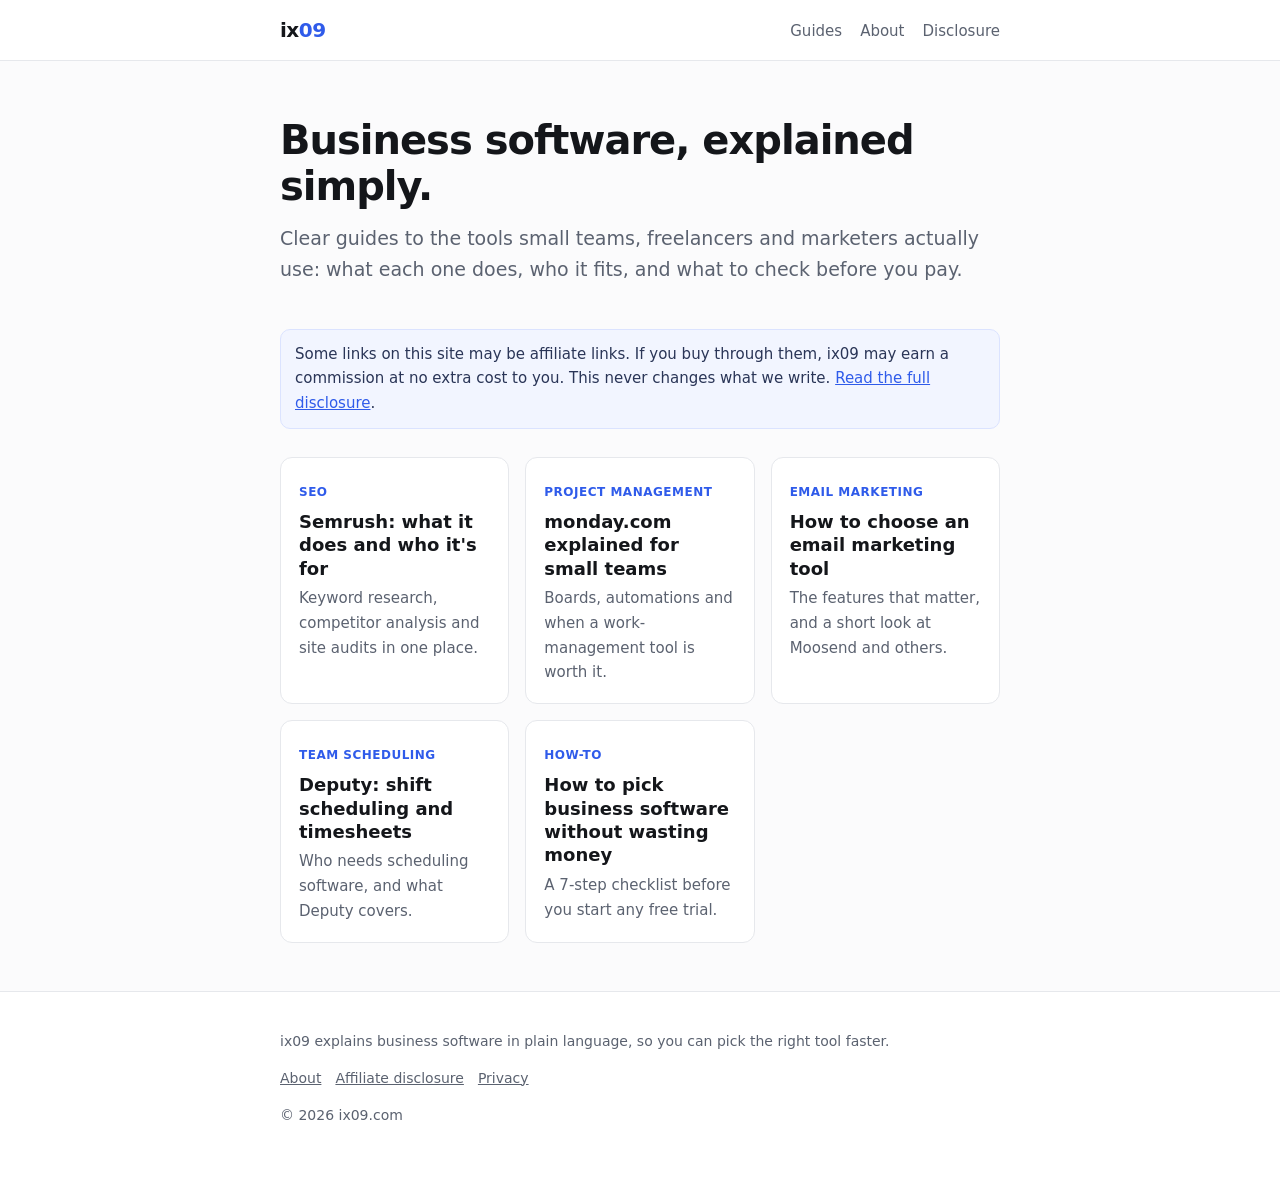
<file: index.html>
<!DOCTYPE html>
<html lang="en">
<head>
<meta charset="utf-8">
<meta name="viewport" content="width=device-width, initial-scale=1">
<title>ix09 — Business software, explained simply</title>
<meta name="description" content="Plain-language guides to SEO, project management, email marketing and team scheduling software.">
<link rel="stylesheet" href="style.css">
</head>
<body>
<header><div class="wrap">
<a class="logo" href="index.html">ix<span>09</span></a>
<nav><a href="index.html">Guides</a><a href="about.html">About</a><a href="disclosure.html">Disclosure</a></nav>
</div></header>
<main class="wrap">

<section class="hero">
<h1>Business software, explained simply.</h1>
<p>Clear guides to the tools small teams, freelancers and marketers actually use: what each one does, who it fits, and what to check before you pay.</p>
</section>
<p class="note">Some links on this site may be affiliate links. If you buy through them, ix09 may earn a commission at no extra cost to you. This never changes what we write. <a href="disclosure.html">Read the full disclosure</a>.</p>
<div class="grid">
<a class="card" href="semrush-guide.html"><small>SEO</small><h3>Semrush: what it does and who it's for</h3><p>Keyword research, competitor analysis and site audits in one place.</p></a>
<a class="card" href="monday-guide.html"><small>Project management</small><h3>monday.com explained for small teams</h3><p>Boards, automations and when a work-management tool is worth it.</p></a>
<a class="card" href="email-marketing-tools.html"><small>Email marketing</small><h3>How to choose an email marketing tool</h3><p>The features that matter, and a short look at Moosend and others.</p></a>
<a class="card" href="deputy-guide.html"><small>Team scheduling</small><h3>Deputy: shift scheduling and timesheets</h3><p>Who needs scheduling software, and what Deputy covers.</p></a>
<a class="card" href="choose-business-software.html"><small>How-to</small><h3>How to pick business software without wasting money</h3><p>A 7-step checklist before you start any free trial.</p></a>
</div>

</main>
<footer><div class="wrap">
<p>ix09 explains business software in plain language, so you can pick the right tool faster.</p>
<p><a href="about.html">About</a><a href="disclosure.html">Affiliate disclosure</a><a href="privacy.html">Privacy</a></p>
<p>&copy; 2026 ix09.com</p>
</div></footer>
</body>
</html>
</file>
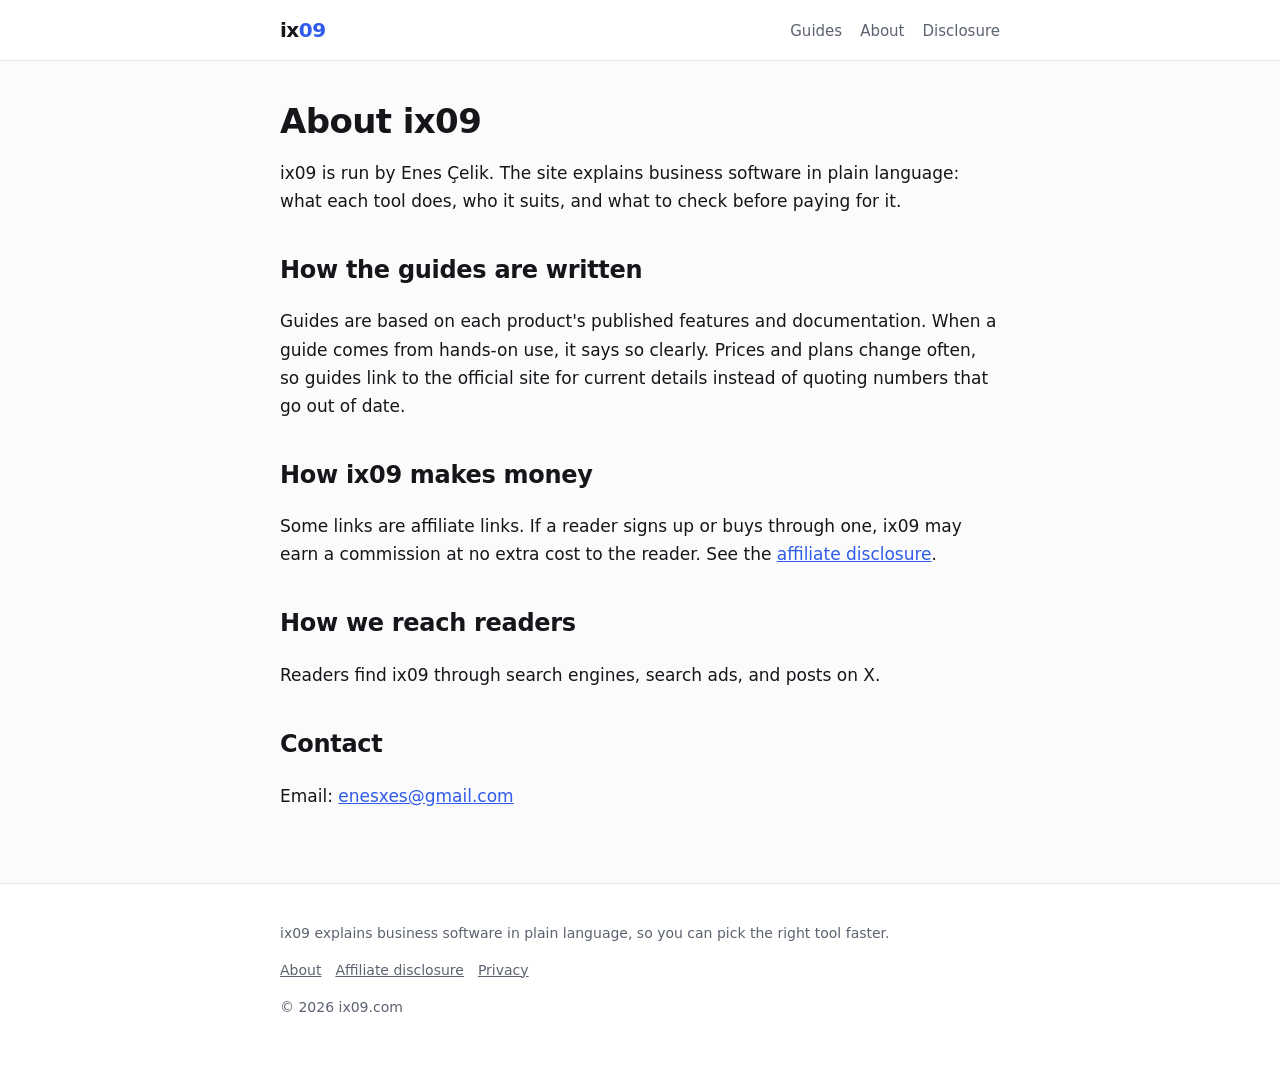
<file: about.html>
<!DOCTYPE html>
<html lang="en">
<head>
<meta charset="utf-8">
<meta name="viewport" content="width=device-width, initial-scale=1">
<title>About ix09</title>
<meta name="description" content="Who runs ix09 and how the site makes money.">
<link rel="stylesheet" href="style.css">
</head>
<body>
<header><div class="wrap">
<a class="logo" href="index.html">ix<span>09</span></a>
<nav><a href="index.html">Guides</a><a href="about.html">About</a><a href="disclosure.html">Disclosure</a></nav>
</div></header>
<main class="wrap">

<article>
<h1>About ix09</h1>
<p>ix09 is run by Enes Çelik. The site explains business software in plain language: what each tool does, who it suits, and what to check before paying for it.</p>
<h2>How the guides are written</h2>
<p>Guides are based on each product's published features and documentation. When a guide comes from hands-on use, it says so clearly. Prices and plans change often, so guides link to the official site for current details instead of quoting numbers that go out of date.</p>
<h2>How ix09 makes money</h2>
<p>Some links are affiliate links. If a reader signs up or buys through one, ix09 may earn a commission at no extra cost to the reader. See the <a href="disclosure.html">affiliate disclosure</a>.</p>
<h2>How we reach readers</h2>
<p>Readers find ix09 through search engines, search ads, and posts on X.</p>
<h2>Contact</h2>
<p>Email: <a href="mailto:enesxes@gmail.com">enesxes@gmail.com</a></p>
</article>

</main>
<footer><div class="wrap">
<p>ix09 explains business software in plain language, so you can pick the right tool faster.</p>
<p><a href="about.html">About</a><a href="disclosure.html">Affiliate disclosure</a><a href="privacy.html">Privacy</a></p>
<p>&copy; 2026 ix09.com</p>
</div></footer>
</body>
</html>
</file>
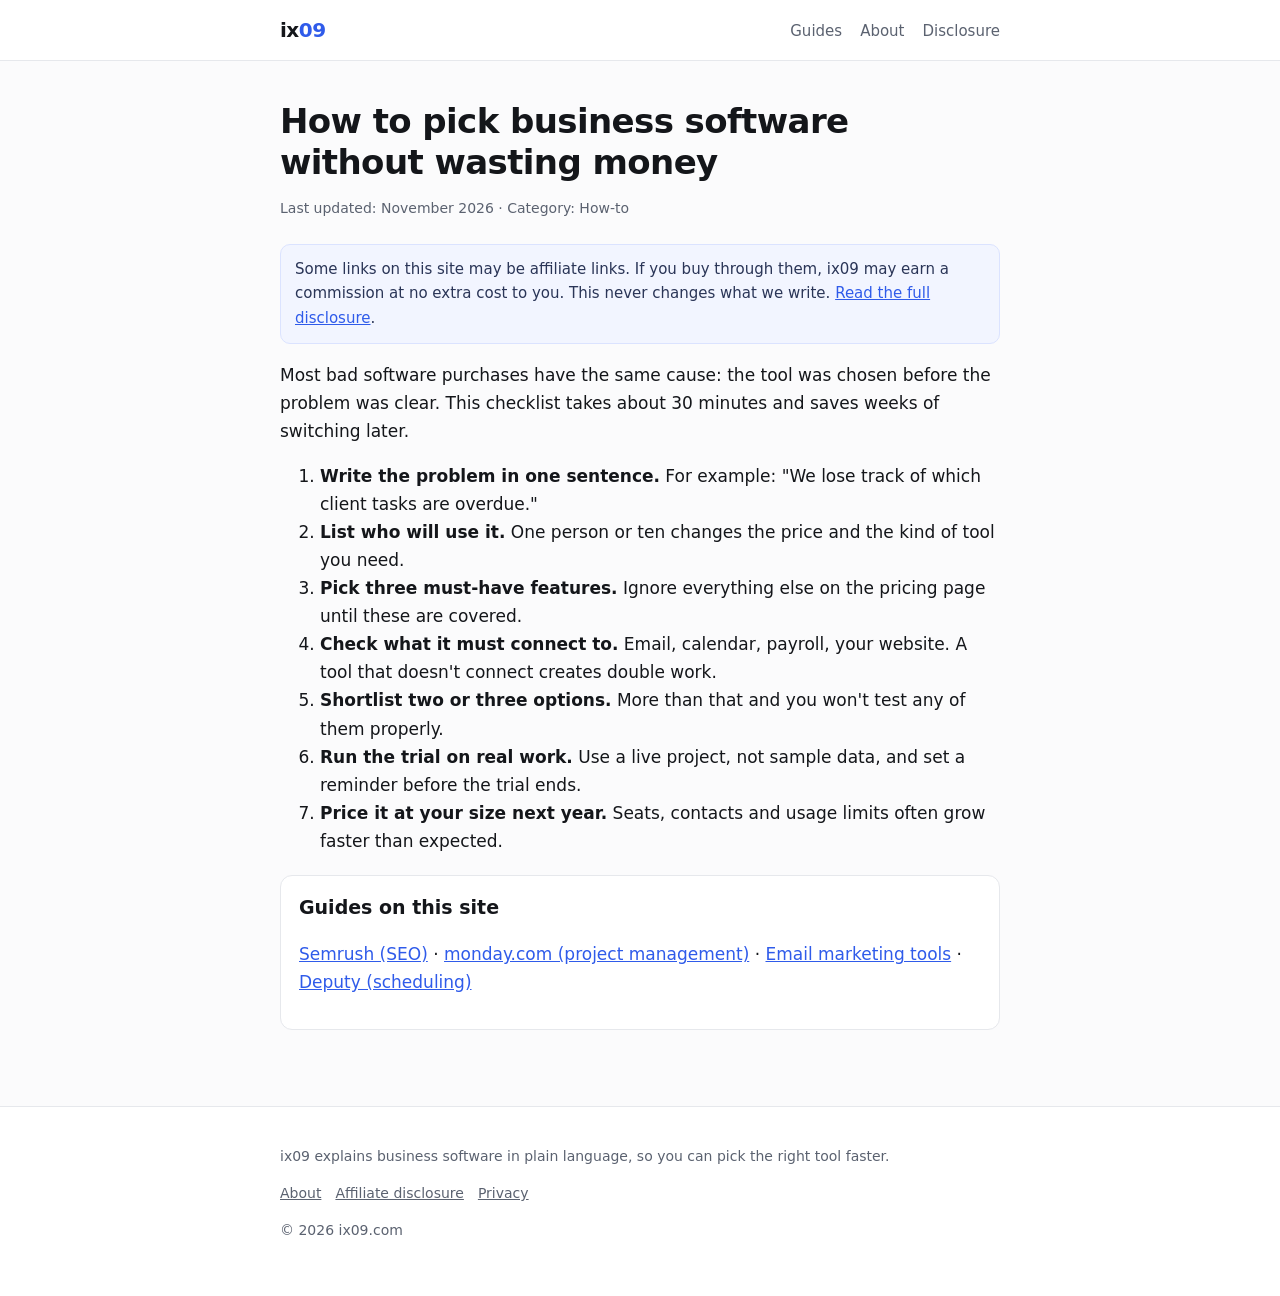
<file: choose-business-software.html>
<!DOCTYPE html>
<html lang="en">
<head>
<meta charset="utf-8">
<meta name="viewport" content="width=device-width, initial-scale=1">
<title>How to pick business software without wasting money — ix09</title>
<meta name="description" content="A 7-step checklist to run before starting any software free trial.">
<link rel="stylesheet" href="style.css">
</head>
<body>
<header><div class="wrap">
<a class="logo" href="index.html">ix<span>09</span></a>
<nav><a href="index.html">Guides</a><a href="about.html">About</a><a href="disclosure.html">Disclosure</a></nav>
</div></header>
<main class="wrap">

<article>
<h1>How to pick business software without wasting money</h1>
<p class="meta">Last updated: November 2026 · Category: How-to</p>
<p class="note">Some links on this site may be affiliate links. If you buy through them, ix09 may earn a commission at no extra cost to you. This never changes what we write. <a href="disclosure.html">Read the full disclosure</a>.</p>
<p>Most bad software purchases have the same cause: the tool was chosen before the problem was clear. This checklist takes about 30 minutes and saves weeks of switching later.</p>
<ol>
<li><strong>Write the problem in one sentence.</strong> For example: "We lose track of which client tasks are overdue."</li>
<li><strong>List who will use it.</strong> One person or ten changes the price and the kind of tool you need.</li>
<li><strong>Pick three must-have features.</strong> Ignore everything else on the pricing page until these are covered.</li>
<li><strong>Check what it must connect to.</strong> Email, calendar, payroll, your website. A tool that doesn't connect creates double work.</li>
<li><strong>Shortlist two or three options.</strong> More than that and you won't test any of them properly.</li>
<li><strong>Run the trial on real work.</strong> Use a live project, not sample data, and set a reminder before the trial ends.</li>
<li><strong>Price it at your size next year.</strong> Seats, contacts and usage limits often grow faster than expected.</li>
</ol>
<div class="box">
<h3>Guides on this site</h3>
<p><a href="semrush-guide.html">Semrush (SEO)</a> · <a href="monday-guide.html">monday.com (project management)</a> · <a href="email-marketing-tools.html">Email marketing tools</a> · <a href="deputy-guide.html">Deputy (scheduling)</a></p>
</div>
</article>

</main>
<footer><div class="wrap">
<p>ix09 explains business software in plain language, so you can pick the right tool faster.</p>
<p><a href="about.html">About</a><a href="disclosure.html">Affiliate disclosure</a><a href="privacy.html">Privacy</a></p>
<p>&copy; 2026 ix09.com</p>
</div></footer>
</body>
</html>
</file>
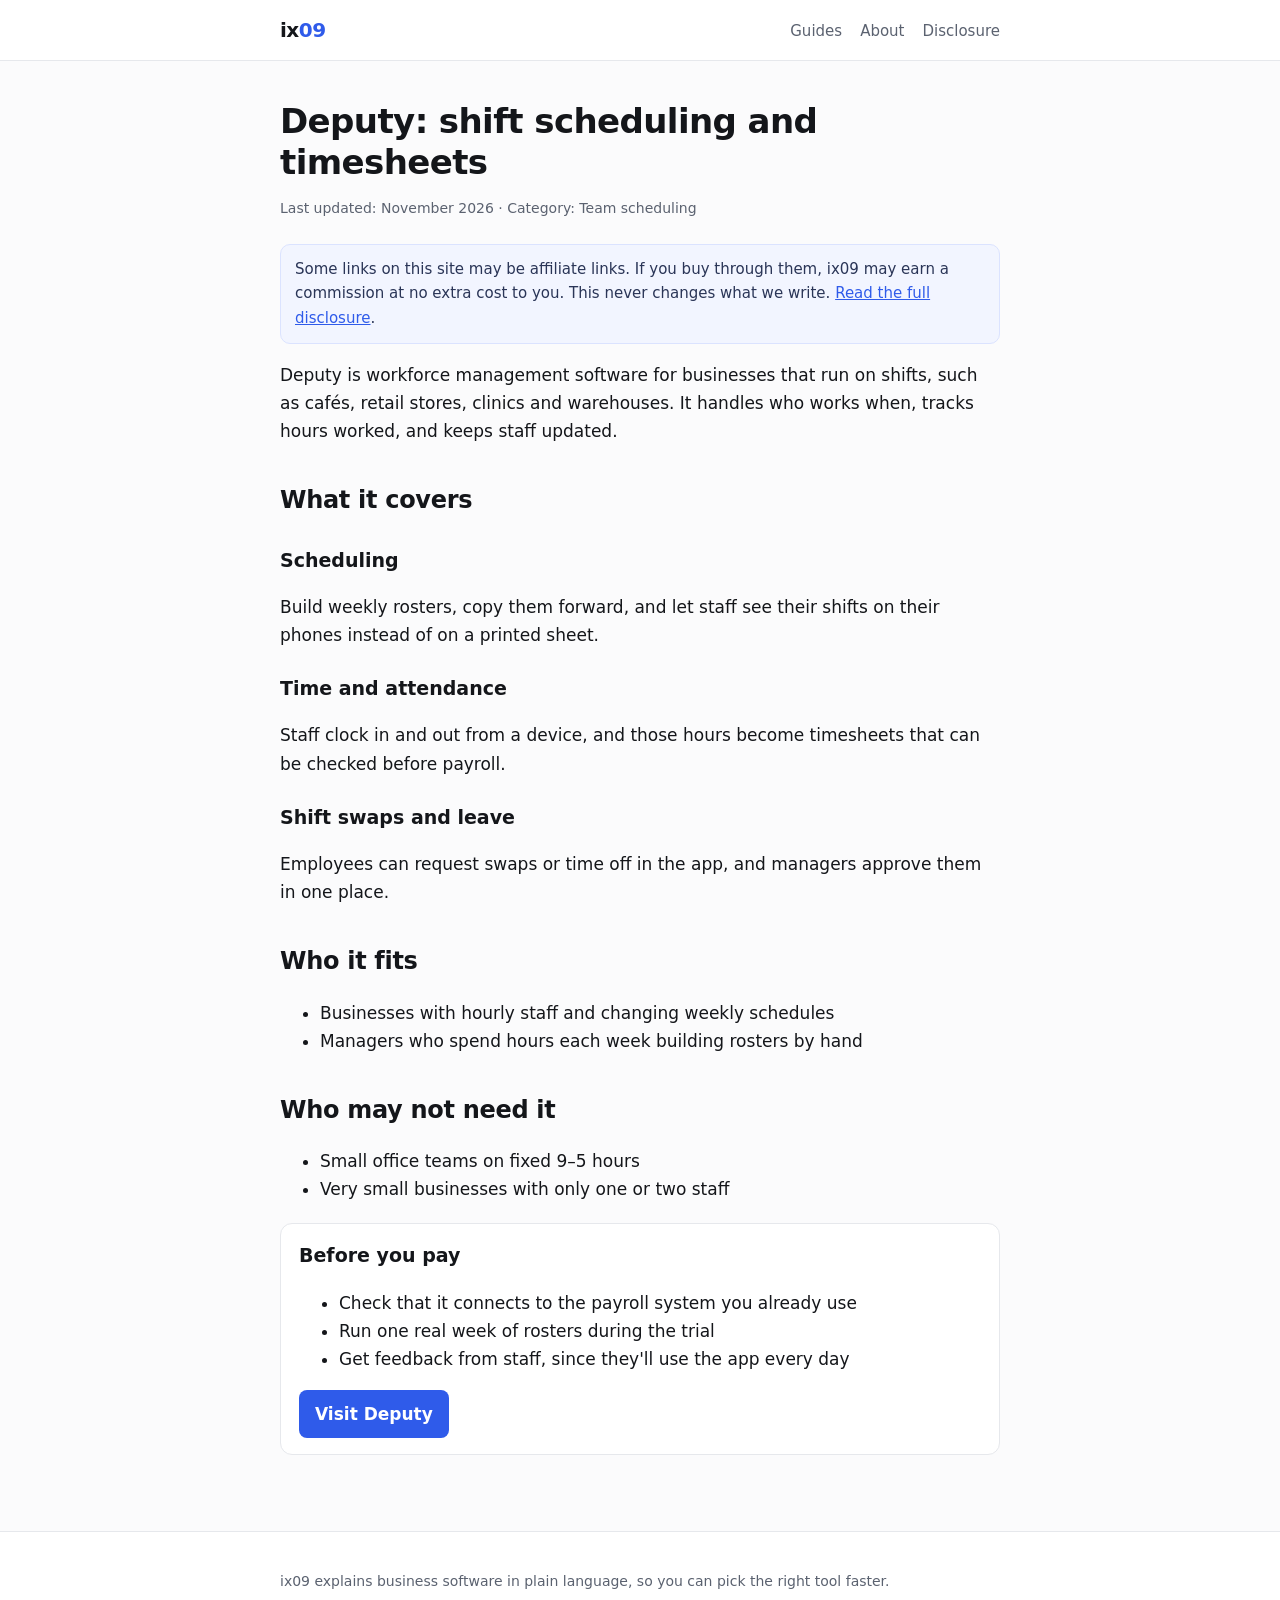
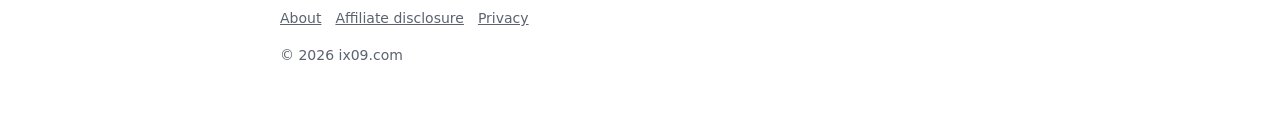
<file: deputy-guide.html>
<!DOCTYPE html>
<html lang="en">
<head>
<meta charset="utf-8">
<meta name="viewport" content="width=device-width, initial-scale=1">
<title>Deputy: shift scheduling and timesheets — ix09</title>
<meta name="description" content="Who needs employee scheduling software, and what Deputy covers: rosters, time tracking and team communication.">
<link rel="stylesheet" href="style.css">
</head>
<body>
<header><div class="wrap">
<a class="logo" href="index.html">ix<span>09</span></a>
<nav><a href="index.html">Guides</a><a href="about.html">About</a><a href="disclosure.html">Disclosure</a></nav>
</div></header>
<main class="wrap">

<article>
<h1>Deputy: shift scheduling and timesheets</h1>
<p class="meta">Last updated: November 2026 · Category: Team scheduling</p>
<p class="note">Some links on this site may be affiliate links. If you buy through them, ix09 may earn a commission at no extra cost to you. This never changes what we write. <a href="disclosure.html">Read the full disclosure</a>.</p>
<p>Deputy is workforce management software for businesses that run on shifts, such as cafés, retail stores, clinics and warehouses. It handles who works when, tracks hours worked, and keeps staff updated.</p>

<h2>What it covers</h2>
<h3>Scheduling</h3>
<p>Build weekly rosters, copy them forward, and let staff see their shifts on their phones instead of on a printed sheet.</p>
<h3>Time and attendance</h3>
<p>Staff clock in and out from a device, and those hours become timesheets that can be checked before payroll.</p>
<h3>Shift swaps and leave</h3>
<p>Employees can request swaps or time off in the app, and managers approve them in one place.</p>

<h2>Who it fits</h2>
<ul>
<li>Businesses with hourly staff and changing weekly schedules</li>
<li>Managers who spend hours each week building rosters by hand</li>
</ul>
<h2>Who may not need it</h2>
<ul>
<li>Small office teams on fixed 9–5 hours</li>
<li>Very small businesses with only one or two staff</li>
</ul>

<div class="box">
<h3>Before you pay</h3>
<ul>
<li>Check that it connects to the payroll system you already use</li>
<li>Run one real week of rosters during the trial</li>
<li>Get feedback from staff, since they'll use the app every day</li>
</ul>
<a class="btn" href="https://www.deputy.com/" rel="nofollow sponsored noopener" target="_blank">Visit Deputy</a>
</div>
</article>

</main>
<footer><div class="wrap">
<p>ix09 explains business software in plain language, so you can pick the right tool faster.</p>
<p><a href="about.html">About</a><a href="disclosure.html">Affiliate disclosure</a><a href="privacy.html">Privacy</a></p>
<p>&copy; 2026 ix09.com</p>
</div></footer>
</body>
</html>
</file>
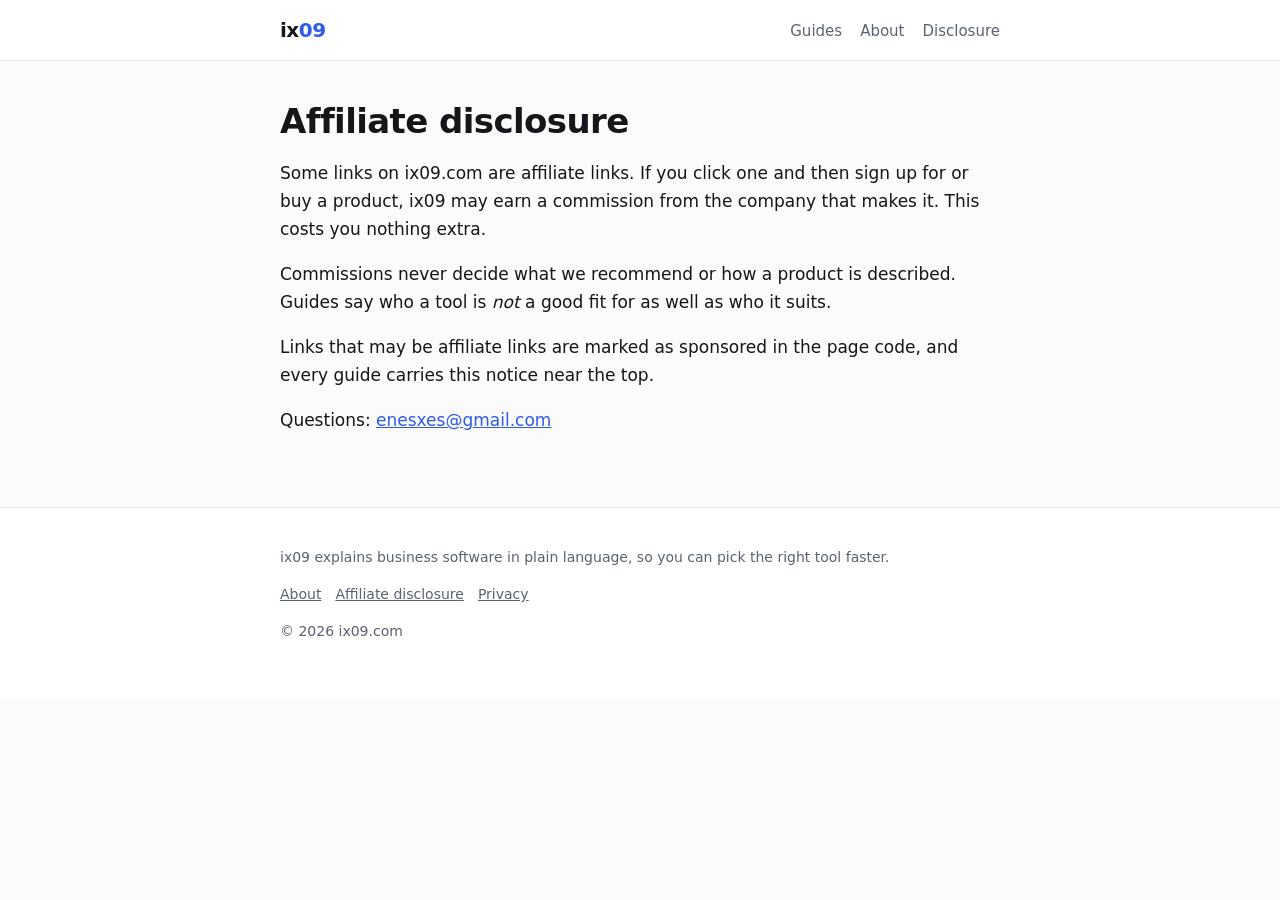
<file: disclosure.html>
<!DOCTYPE html>
<html lang="en">
<head>
<meta charset="utf-8">
<meta name="viewport" content="width=device-width, initial-scale=1">
<title>Affiliate disclosure — ix09</title>
<meta name="description" content="How affiliate links work on ix09.">
<link rel="stylesheet" href="style.css">
</head>
<body>
<header><div class="wrap">
<a class="logo" href="index.html">ix<span>09</span></a>
<nav><a href="index.html">Guides</a><a href="about.html">About</a><a href="disclosure.html">Disclosure</a></nav>
</div></header>
<main class="wrap">

<article>
<h1>Affiliate disclosure</h1>
<p>Some links on ix09.com are affiliate links. If you click one and then sign up for or buy a product, ix09 may earn a commission from the company that makes it. This costs you nothing extra.</p>
<p>Commissions never decide what we recommend or how a product is described. Guides say who a tool is <em>not</em> a good fit for as well as who it suits.</p>
<p>Links that may be affiliate links are marked as sponsored in the page code, and every guide carries this notice near the top.</p>
<p>Questions: <a href="mailto:enesxes@gmail.com">enesxes@gmail.com</a></p>
</article>

</main>
<footer><div class="wrap">
<p>ix09 explains business software in plain language, so you can pick the right tool faster.</p>
<p><a href="about.html">About</a><a href="disclosure.html">Affiliate disclosure</a><a href="privacy.html">Privacy</a></p>
<p>&copy; 2026 ix09.com</p>
</div></footer>
</body>
</html>
</file>
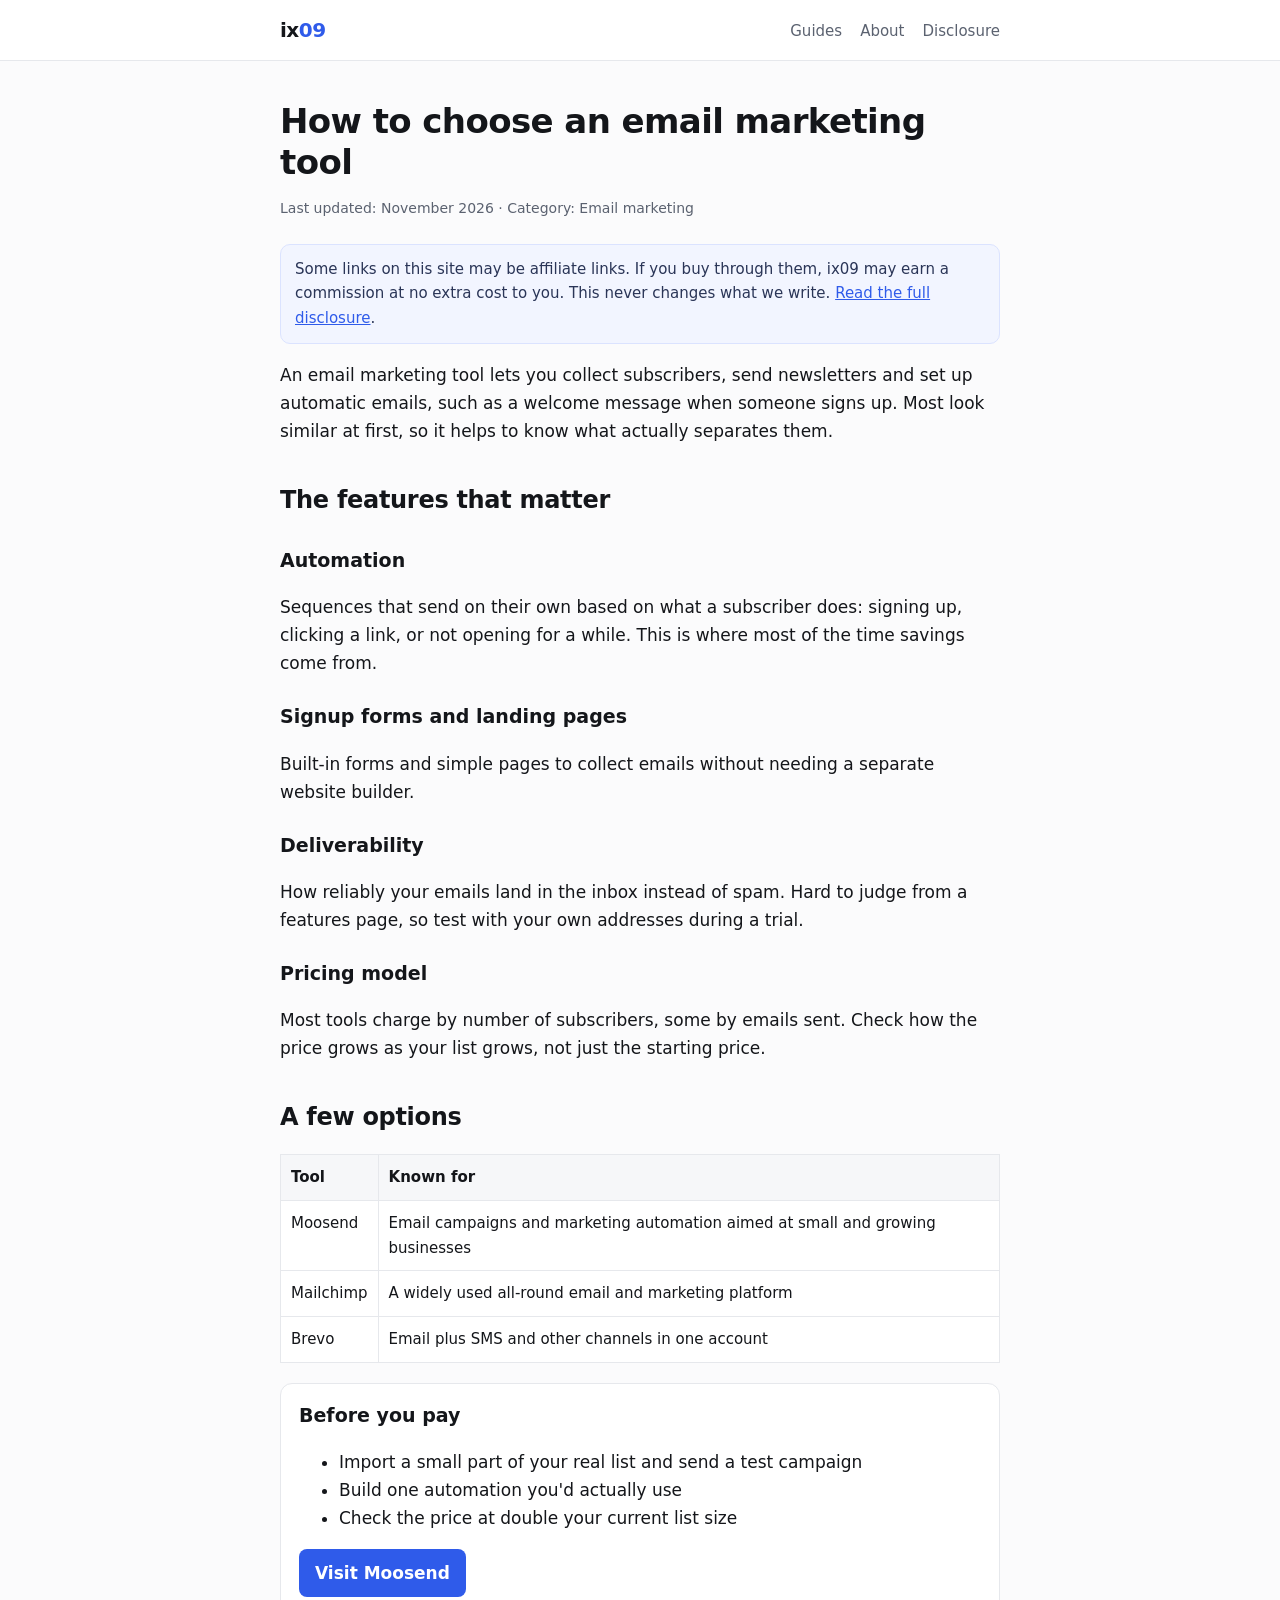
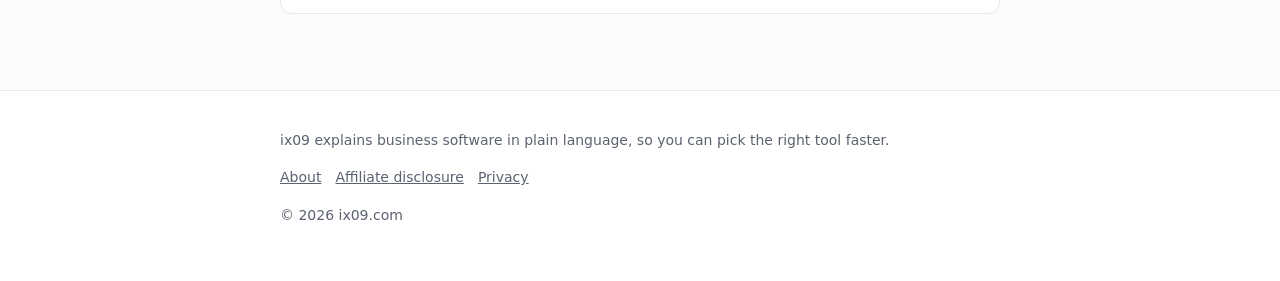
<file: email-marketing-tools.html>
<!DOCTYPE html>
<html lang="en">
<head>
<meta charset="utf-8">
<meta name="viewport" content="width=device-width, initial-scale=1">
<title>How to choose an email marketing tool — ix09</title>
<meta name="description" content="The email marketing features that matter for small businesses, plus a short look at Moosend and other options.">
<link rel="stylesheet" href="style.css">
</head>
<body>
<header><div class="wrap">
<a class="logo" href="index.html">ix<span>09</span></a>
<nav><a href="index.html">Guides</a><a href="about.html">About</a><a href="disclosure.html">Disclosure</a></nav>
</div></header>
<main class="wrap">

<article>
<h1>How to choose an email marketing tool</h1>
<p class="meta">Last updated: November 2026 · Category: Email marketing</p>
<p class="note">Some links on this site may be affiliate links. If you buy through them, ix09 may earn a commission at no extra cost to you. This never changes what we write. <a href="disclosure.html">Read the full disclosure</a>.</p>
<p>An email marketing tool lets you collect subscribers, send newsletters and set up automatic emails, such as a welcome message when someone signs up. Most look similar at first, so it helps to know what actually separates them.</p>

<h2>The features that matter</h2>
<h3>Automation</h3>
<p>Sequences that send on their own based on what a subscriber does: signing up, clicking a link, or not opening for a while. This is where most of the time savings come from.</p>
<h3>Signup forms and landing pages</h3>
<p>Built-in forms and simple pages to collect emails without needing a separate website builder.</p>
<h3>Deliverability</h3>
<p>How reliably your emails land in the inbox instead of spam. Hard to judge from a features page, so test with your own addresses during a trial.</p>
<h3>Pricing model</h3>
<p>Most tools charge by number of subscribers, some by emails sent. Check how the price grows as your list grows, not just the starting price.</p>

<h2>A few options</h2>
<table>
<tr><th>Tool</th><th>Known for</th></tr>
<tr><td>Moosend</td><td>Email campaigns and marketing automation aimed at small and growing businesses</td></tr>
<tr><td>Mailchimp</td><td>A widely used all-round email and marketing platform</td></tr>
<tr><td>Brevo</td><td>Email plus SMS and other channels in one account</td></tr>
</table>

<div class="box">
<h3>Before you pay</h3>
<ul>
<li>Import a small part of your real list and send a test campaign</li>
<li>Build one automation you'd actually use</li>
<li>Check the price at double your current list size</li>
</ul>
<a class="btn" href="https://moosend.com/" rel="nofollow sponsored noopener" target="_blank">Visit Moosend</a>
</div>
</article>

</main>
<footer><div class="wrap">
<p>ix09 explains business software in plain language, so you can pick the right tool faster.</p>
<p><a href="about.html">About</a><a href="disclosure.html">Affiliate disclosure</a><a href="privacy.html">Privacy</a></p>
<p>&copy; 2026 ix09.com</p>
</div></footer>
</body>
</html>
</file>
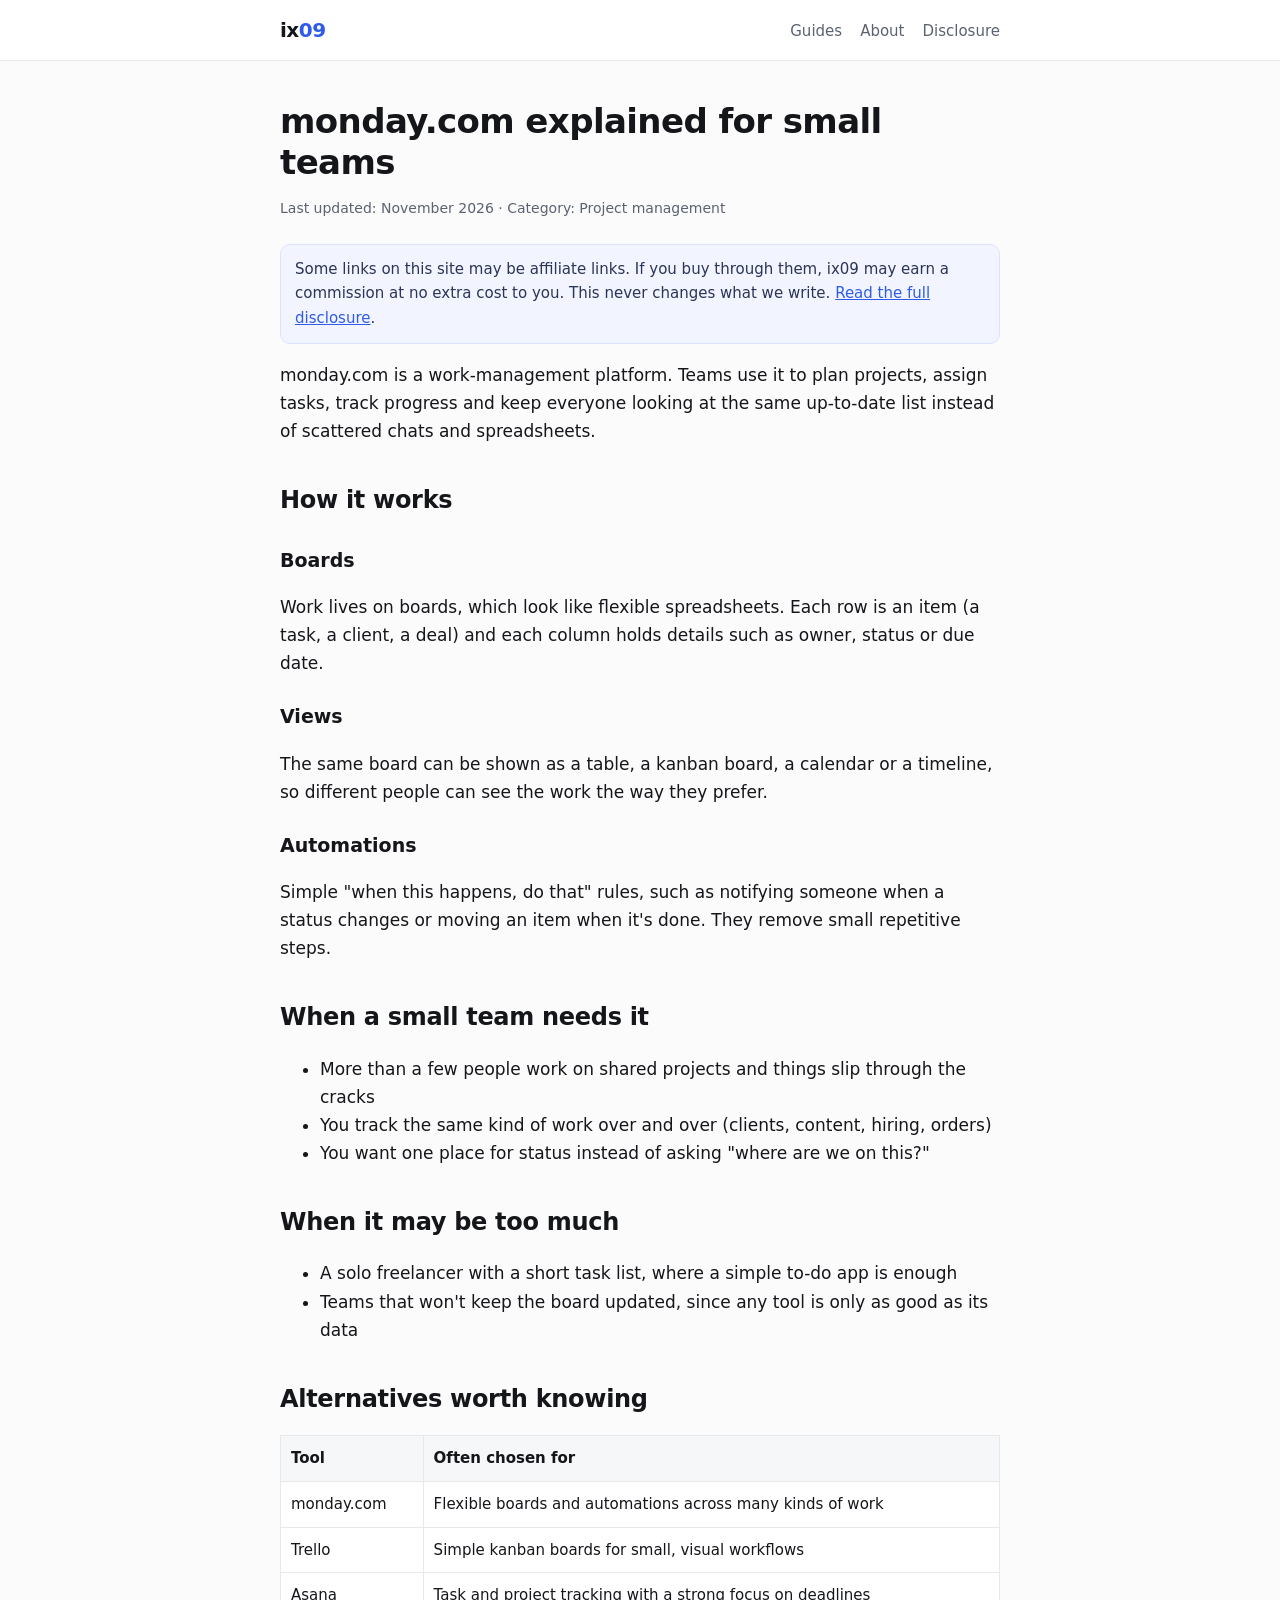
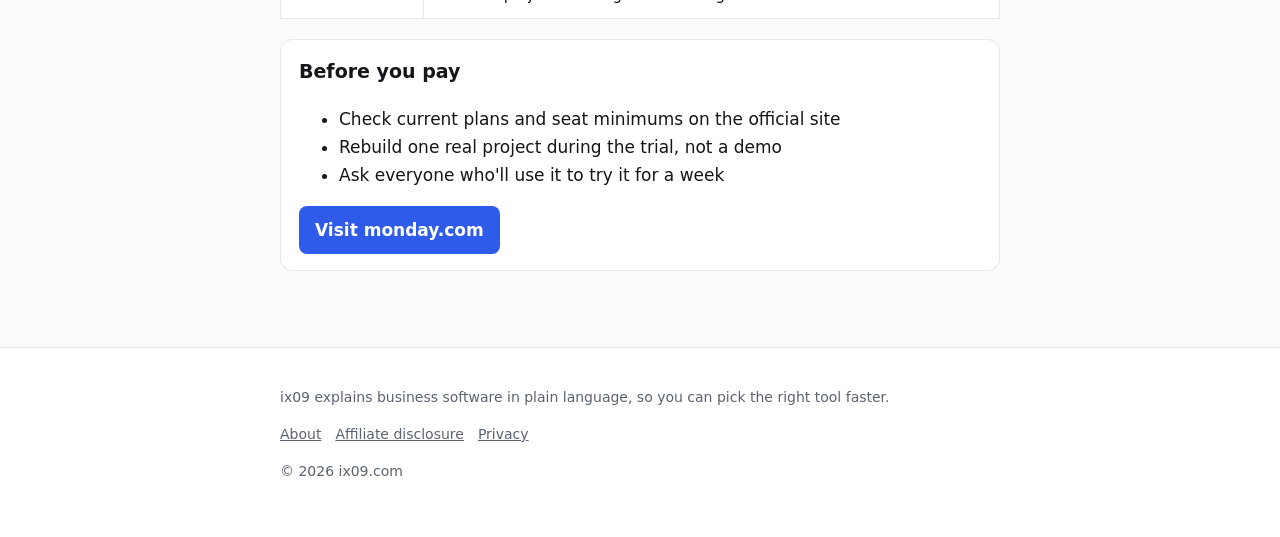
<file: monday-guide.html>
<!DOCTYPE html>
<html lang="en">
<head>
<meta charset="utf-8">
<meta name="viewport" content="width=device-width, initial-scale=1">
<title>monday.com explained for small teams — ix09</title>
<meta name="description" content="What monday.com does, how boards and automations work, and when a small team actually needs it.">
<link rel="stylesheet" href="style.css">
</head>
<body>
<header><div class="wrap">
<a class="logo" href="index.html">ix<span>09</span></a>
<nav><a href="index.html">Guides</a><a href="about.html">About</a><a href="disclosure.html">Disclosure</a></nav>
</div></header>
<main class="wrap">

<article>
<h1>monday.com explained for small teams</h1>
<p class="meta">Last updated: November 2026 · Category: Project management</p>
<p class="note">Some links on this site may be affiliate links. If you buy through them, ix09 may earn a commission at no extra cost to you. This never changes what we write. <a href="disclosure.html">Read the full disclosure</a>.</p>
<p>monday.com is a work-management platform. Teams use it to plan projects, assign tasks, track progress and keep everyone looking at the same up-to-date list instead of scattered chats and spreadsheets.</p>

<h2>How it works</h2>
<h3>Boards</h3>
<p>Work lives on boards, which look like flexible spreadsheets. Each row is an item (a task, a client, a deal) and each column holds details such as owner, status or due date.</p>
<h3>Views</h3>
<p>The same board can be shown as a table, a kanban board, a calendar or a timeline, so different people can see the work the way they prefer.</p>
<h3>Automations</h3>
<p>Simple "when this happens, do that" rules, such as notifying someone when a status changes or moving an item when it's done. They remove small repetitive steps.</p>

<h2>When a small team needs it</h2>
<ul>
<li>More than a few people work on shared projects and things slip through the cracks</li>
<li>You track the same kind of work over and over (clients, content, hiring, orders)</li>
<li>You want one place for status instead of asking "where are we on this?"</li>
</ul>
<h2>When it may be too much</h2>
<ul>
<li>A solo freelancer with a short task list, where a simple to-do app is enough</li>
<li>Teams that won't keep the board updated, since any tool is only as good as its data</li>
</ul>

<h2>Alternatives worth knowing</h2>
<table>
<tr><th>Tool</th><th>Often chosen for</th></tr>
<tr><td>monday.com</td><td>Flexible boards and automations across many kinds of work</td></tr>
<tr><td>Trello</td><td>Simple kanban boards for small, visual workflows</td></tr>
<tr><td>Asana</td><td>Task and project tracking with a strong focus on deadlines</td></tr>
</table>

<div class="box">
<h3>Before you pay</h3>
<ul>
<li>Check current plans and seat minimums on the official site</li>
<li>Rebuild one real project during the trial, not a demo</li>
<li>Ask everyone who'll use it to try it for a week</li>
</ul>
<a class="btn" href="https://monday.com/" rel="nofollow sponsored noopener" target="_blank">Visit monday.com</a>
</div>
</article>

</main>
<footer><div class="wrap">
<p>ix09 explains business software in plain language, so you can pick the right tool faster.</p>
<p><a href="about.html">About</a><a href="disclosure.html">Affiliate disclosure</a><a href="privacy.html">Privacy</a></p>
<p>&copy; 2026 ix09.com</p>
</div></footer>
</body>
</html>
</file>
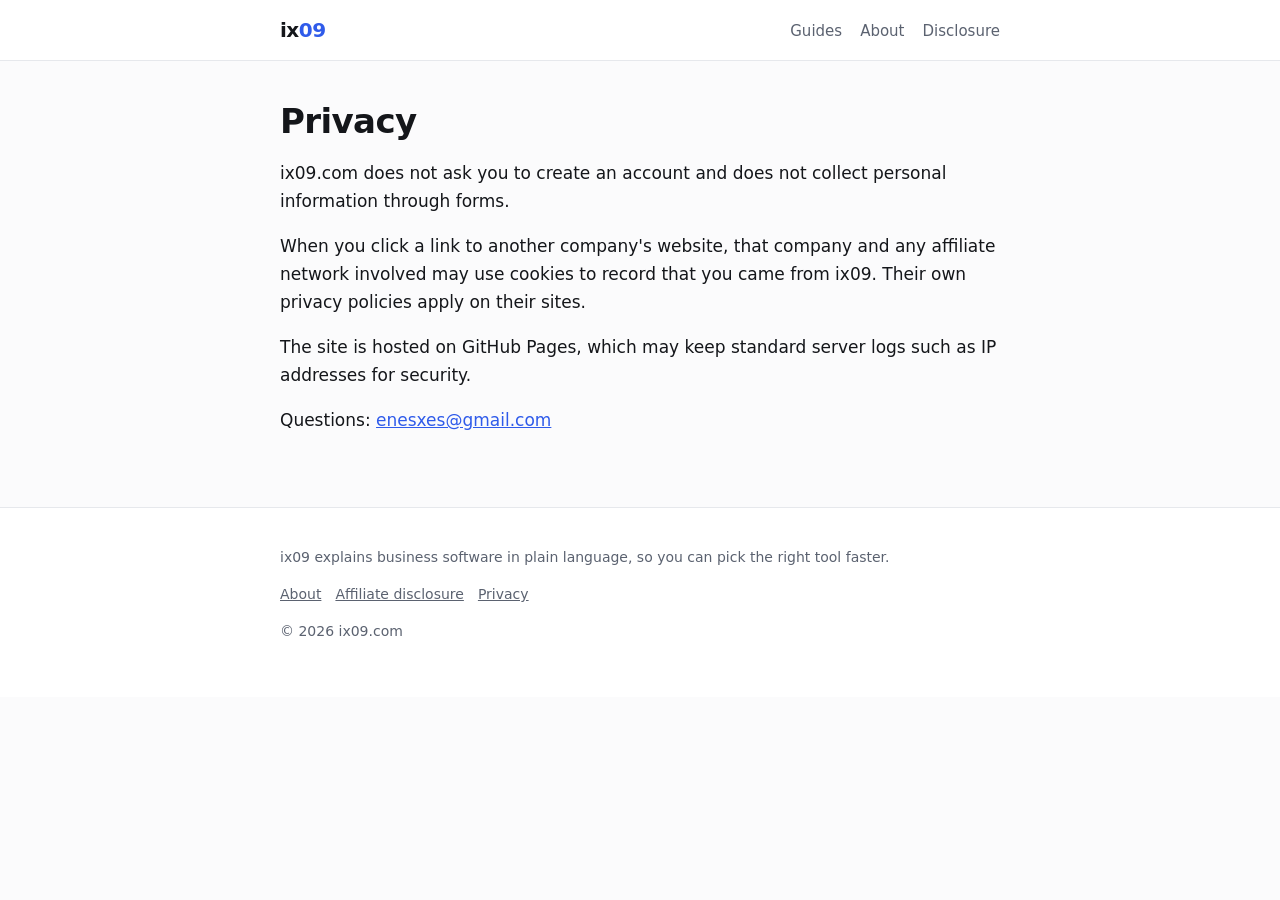
<file: privacy.html>
<!DOCTYPE html>
<html lang="en">
<head>
<meta charset="utf-8">
<meta name="viewport" content="width=device-width, initial-scale=1">
<title>Privacy — ix09</title>
<meta name="description" content="Privacy policy for ix09.com.">
<link rel="stylesheet" href="style.css">
</head>
<body>
<header><div class="wrap">
<a class="logo" href="index.html">ix<span>09</span></a>
<nav><a href="index.html">Guides</a><a href="about.html">About</a><a href="disclosure.html">Disclosure</a></nav>
</div></header>
<main class="wrap">

<article>
<h1>Privacy</h1>
<p>ix09.com does not ask you to create an account and does not collect personal information through forms.</p>
<p>When you click a link to another company's website, that company and any affiliate network involved may use cookies to record that you came from ix09. Their own privacy policies apply on their sites.</p>
<p>The site is hosted on GitHub Pages, which may keep standard server logs such as IP addresses for security.</p>
<p>Questions: <a href="mailto:enesxes@gmail.com">enesxes@gmail.com</a></p>
</article>

</main>
<footer><div class="wrap">
<p>ix09 explains business software in plain language, so you can pick the right tool faster.</p>
<p><a href="about.html">About</a><a href="disclosure.html">Affiliate disclosure</a><a href="privacy.html">Privacy</a></p>
<p>&copy; 2026 ix09.com</p>
</div></footer>
</body>
</html>
</file>
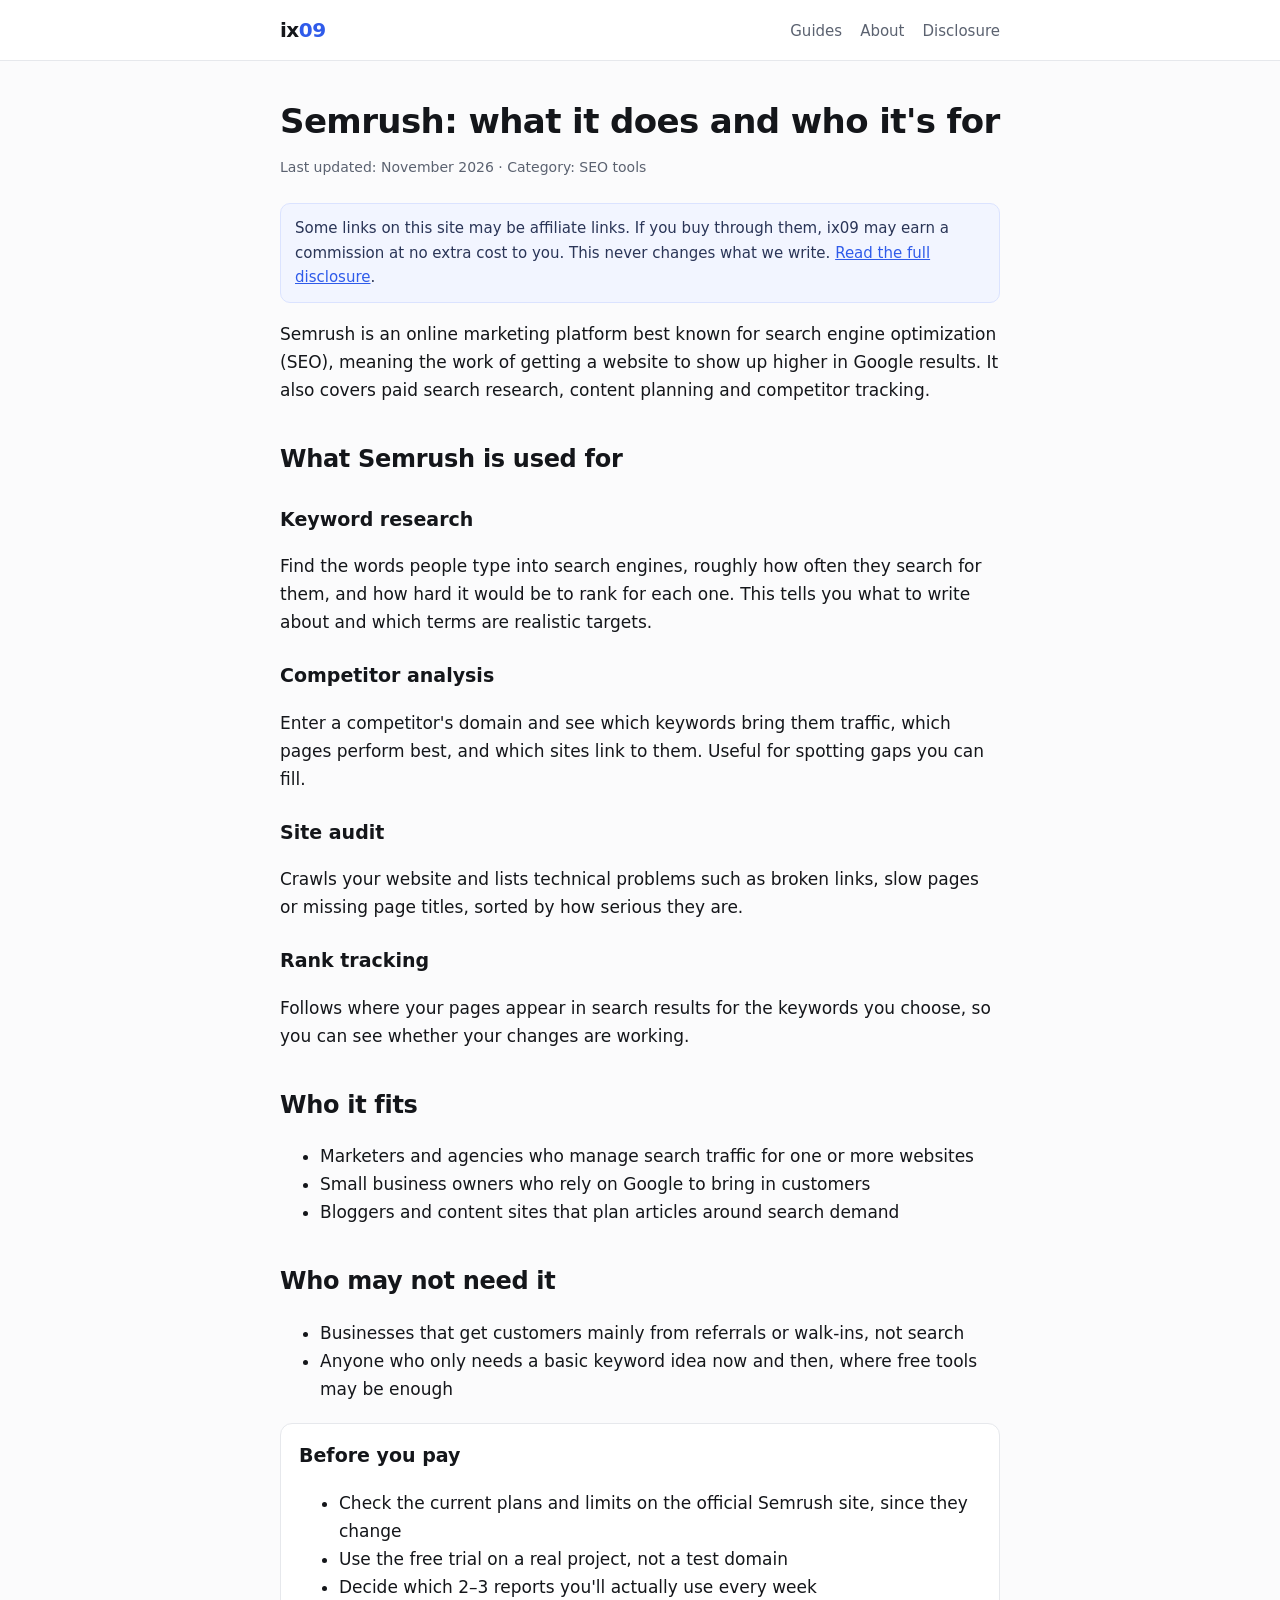
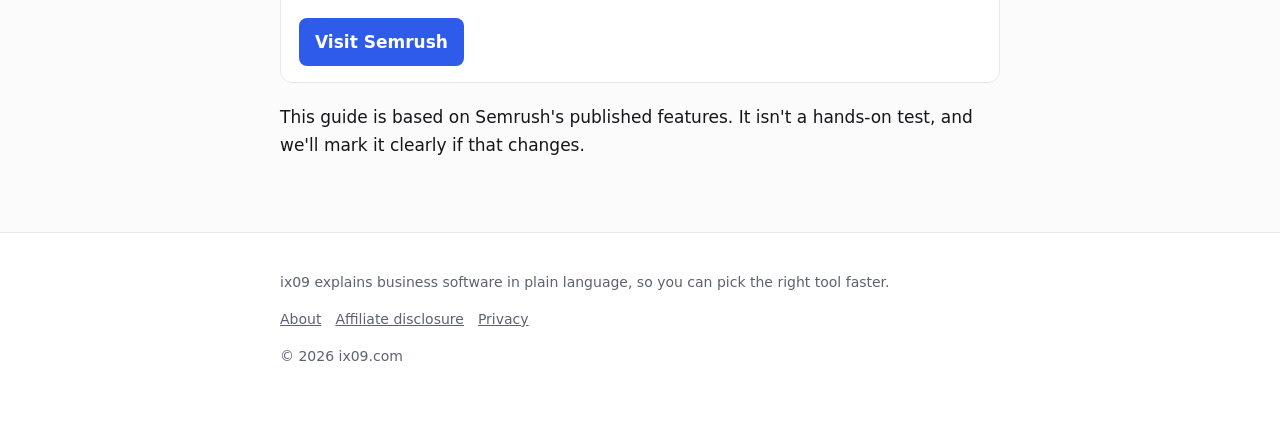
<file: semrush-guide.html>
<!DOCTYPE html>
<html lang="en">
<head>
<meta charset="utf-8">
<meta name="viewport" content="width=device-width, initial-scale=1">
<title>Semrush: what it does and who it's for — ix09</title>
<meta name="description" content="A plain-language guide to Semrush: keyword research, competitor analysis, site audits, and who it fits.">
<link rel="stylesheet" href="style.css">
</head>
<body>
<header><div class="wrap">
<a class="logo" href="index.html">ix<span>09</span></a>
<nav><a href="index.html">Guides</a><a href="about.html">About</a><a href="disclosure.html">Disclosure</a></nav>
</div></header>
<main class="wrap">

<article>
<h1>Semrush: what it does and who it's for</h1>
<p class="meta">Last updated: November 2026 · Category: SEO tools</p>
<p class="note">Some links on this site may be affiliate links. If you buy through them, ix09 may earn a commission at no extra cost to you. This never changes what we write. <a href="disclosure.html">Read the full disclosure</a>.</p>
<p>Semrush is an online marketing platform best known for search engine optimization (SEO), meaning the work of getting a website to show up higher in Google results. It also covers paid search research, content planning and competitor tracking.</p>

<h2>What Semrush is used for</h2>
<h3>Keyword research</h3>
<p>Find the words people type into search engines, roughly how often they search for them, and how hard it would be to rank for each one. This tells you what to write about and which terms are realistic targets.</p>
<h3>Competitor analysis</h3>
<p>Enter a competitor's domain and see which keywords bring them traffic, which pages perform best, and which sites link to them. Useful for spotting gaps you can fill.</p>
<h3>Site audit</h3>
<p>Crawls your website and lists technical problems such as broken links, slow pages or missing page titles, sorted by how serious they are.</p>
<h3>Rank tracking</h3>
<p>Follows where your pages appear in search results for the keywords you choose, so you can see whether your changes are working.</p>

<h2>Who it fits</h2>
<ul>
<li>Marketers and agencies who manage search traffic for one or more websites</li>
<li>Small business owners who rely on Google to bring in customers</li>
<li>Bloggers and content sites that plan articles around search demand</li>
</ul>
<h2>Who may not need it</h2>
<ul>
<li>Businesses that get customers mainly from referrals or walk-ins, not search</li>
<li>Anyone who only needs a basic keyword idea now and then, where free tools may be enough</li>
</ul>

<div class="box">
<h3>Before you pay</h3>
<ul>
<li>Check the current plans and limits on the official Semrush site, since they change</li>
<li>Use the free trial on a real project, not a test domain</li>
<li>Decide which 2–3 reports you'll actually use every week</li>
</ul>
<a class="btn" href="https://www.semrush.com/" rel="nofollow sponsored noopener" target="_blank">Visit Semrush</a>
</div>
<p>This guide is based on Semrush's published features. It isn't a hands-on test, and we'll mark it clearly if that changes.</p>
</article>

</main>
<footer><div class="wrap">
<p>ix09 explains business software in plain language, so you can pick the right tool faster.</p>
<p><a href="about.html">About</a><a href="disclosure.html">Affiliate disclosure</a><a href="privacy.html">Privacy</a></p>
<p>&copy; 2026 ix09.com</p>
</div></footer>
</body>
</html>
</file>
<file: style.css>
:root{--ink:#14161a;--muted:#5b6270;--line:#e6e8ec;--bg:#fbfbfc;--accent:#2f5bea;--accent-ink:#fff;--card:#fff}
*{box-sizing:border-box}
body{margin:0;font:17px/1.65 system-ui,-apple-system,"Segoe UI",Roboto,sans-serif;color:var(--ink);background:var(--bg)}
a{color:var(--accent)}
.wrap{max-width:760px;margin:0 auto;padding:0 20px}
header{border-bottom:1px solid var(--line);background:#fff}
header .wrap{display:flex;align-items:center;justify-content:space-between;height:60px}
.logo{font-weight:800;font-size:20px;letter-spacing:-.5px;color:var(--ink);text-decoration:none}
.logo span{color:var(--accent)}
nav a{color:var(--muted);text-decoration:none;margin-left:18px;font-size:15px}
nav a:hover{color:var(--ink)}
.hero{padding:56px 0 28px}
.hero h1{font-size:40px;line-height:1.15;letter-spacing:-1px;margin:0 0 14px}
.hero p{color:var(--muted);font-size:19px;margin:0}
.grid{display:grid;grid-template-columns:repeat(auto-fit,minmax(220px,1fr));gap:16px;margin:28px 0 48px}
.card{background:var(--card);border:1px solid var(--line);border-radius:12px;padding:18px;text-decoration:none;color:var(--ink);display:block}
.card:hover{border-color:var(--accent)}
.card small{color:var(--accent);font-weight:600;text-transform:uppercase;font-size:12px;letter-spacing:.5px}
.card h3{margin:6px 0 6px;font-size:18px;line-height:1.3}
.card p{margin:0;color:var(--muted);font-size:15px}
article{padding:40px 0 56px}
article h1{font-size:34px;line-height:1.2;letter-spacing:-.6px;margin:0 0 8px}
.meta{color:var(--muted);font-size:14px;margin-bottom:24px}
article h2{font-size:24px;margin:36px 0 8px;letter-spacing:-.3px}
article h3{font-size:19px;margin:24px 0 6px}
.note{background:#f2f5ff;border:1px solid #dbe3ff;border-radius:10px;padding:12px 14px;font-size:15px;color:#2a3557}
.box{border:1px solid var(--line);background:#fff;border-radius:12px;padding:16px 18px;margin:20px 0}
.box h3{margin-top:0}
table{width:100%;border-collapse:collapse;margin:16px 0;font-size:15px;background:#fff}
th,td{border:1px solid var(--line);padding:10px;text-align:left;vertical-align:top}
th{background:#f6f7f9}
.btn{display:inline-block;background:var(--accent);color:var(--accent-ink);padding:10px 16px;border-radius:8px;text-decoration:none;font-weight:600}
footer{border-top:1px solid var(--line);color:var(--muted);font-size:14px;padding:24px 0 40px;background:#fff}
footer a{color:var(--muted);margin-right:14px}
@media(max-width:600px){.hero h1{font-size:30px}nav a{margin-left:12px}}
</file>
